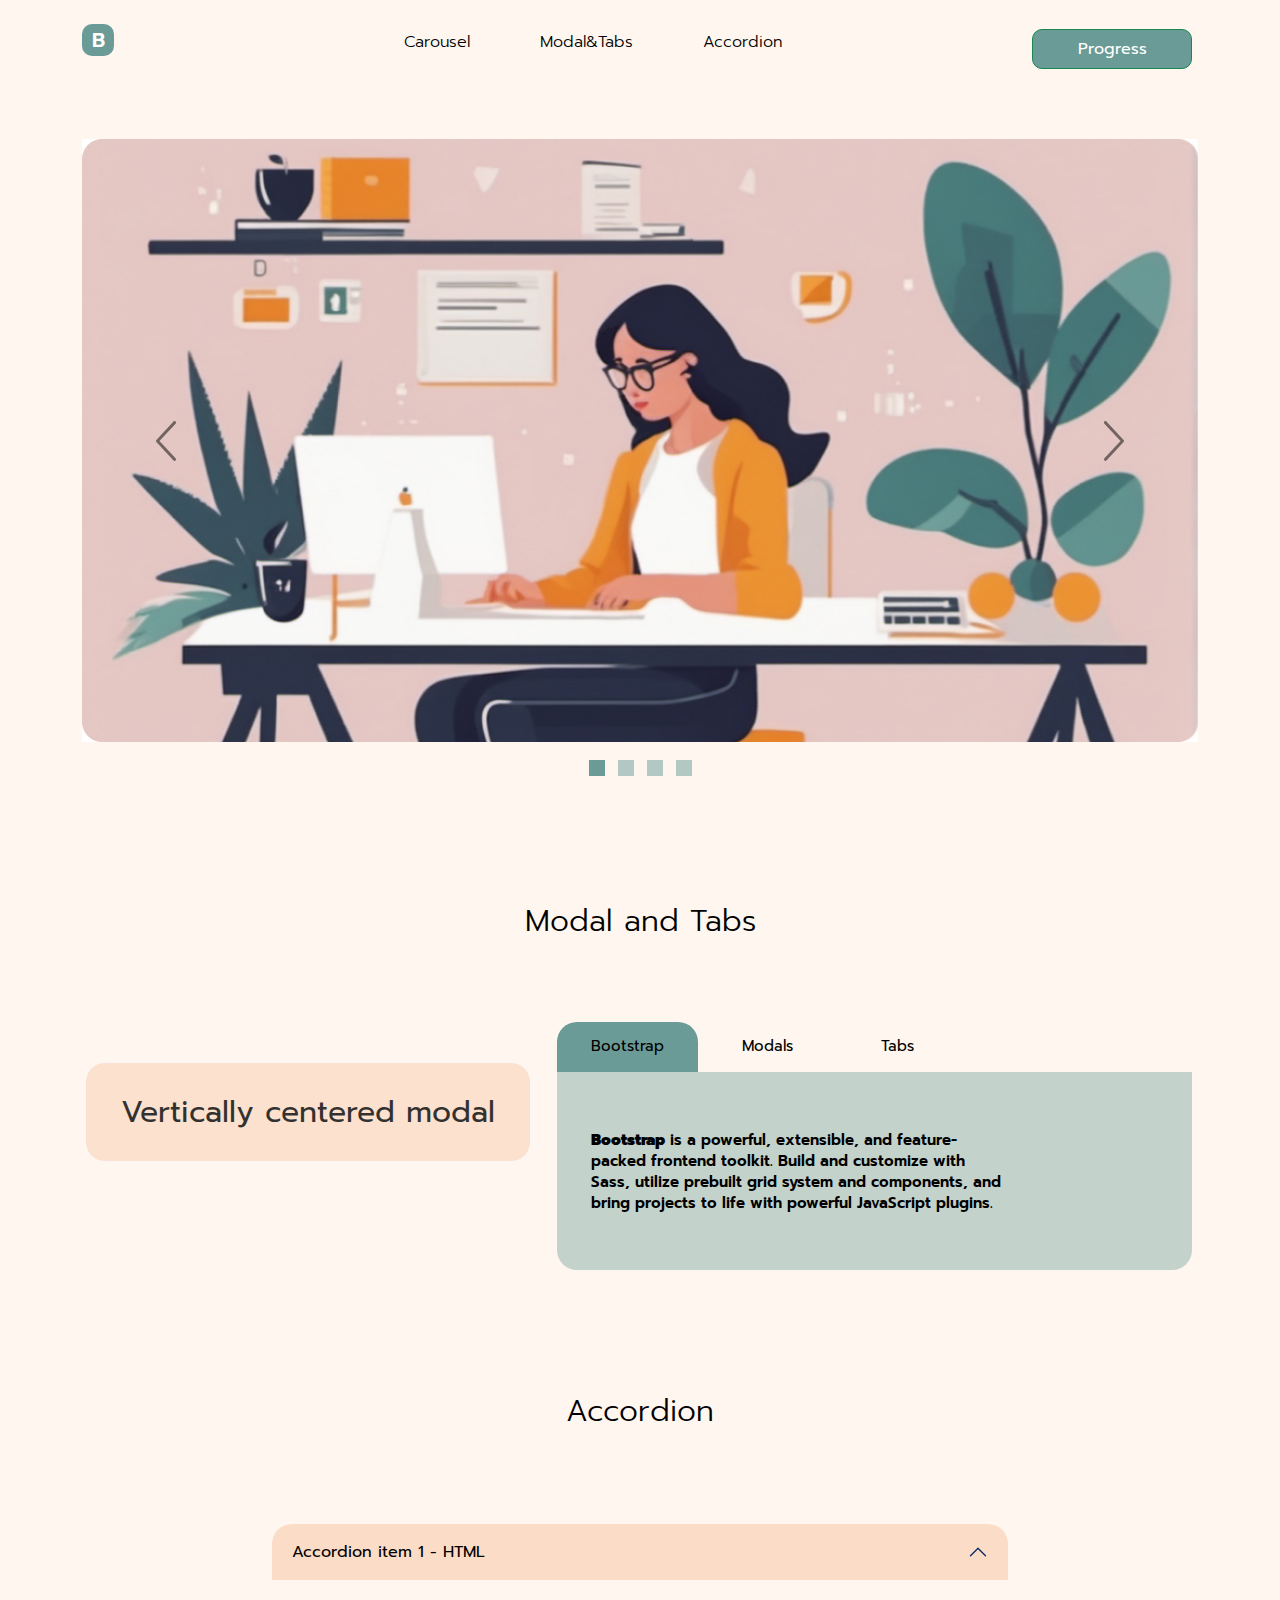
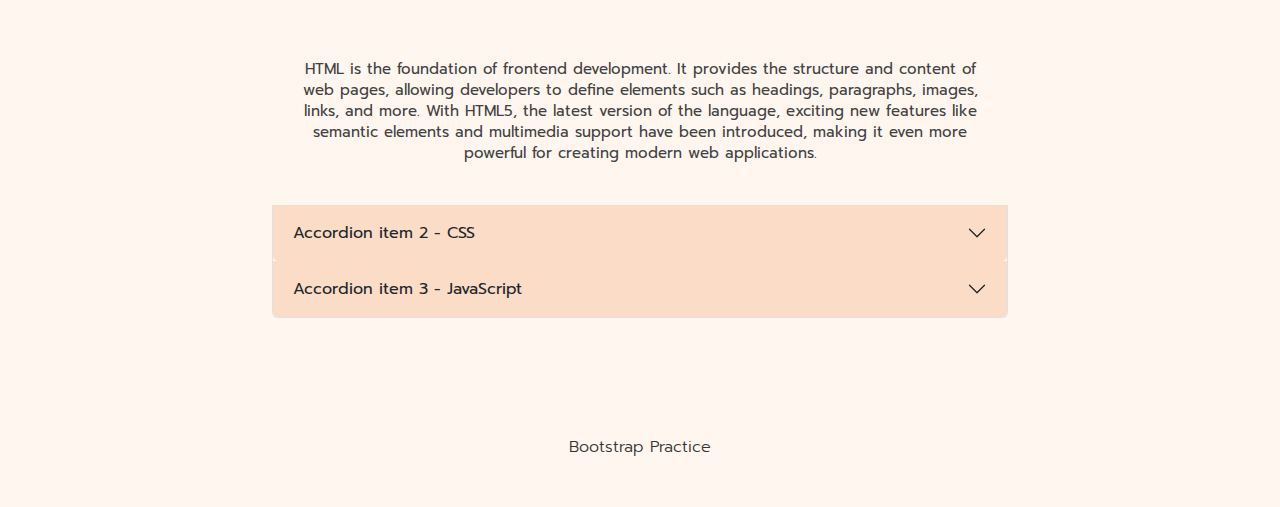
<file: index.html>
<!DOCTYPE html>
<html lang="en">
<head>
    <meta charset="UTF-8">
    <meta name="viewport" content="width=device-width, initial-scale=1.0">
    <title>Верстка макета</title>
    <link rel="stylesheet" href="css/libraries/bootstrap.min.css">
    <link rel="stylesheet" href="./css/main_1.css">
    <script defer src="js/libraries/bootstrap.bundle.min.js"></script>
    
    

</head>
<body>
    <header class="header">
        <div class="container">
            <div class="row justify-content-betwen">
                <div class="col-xl-1 col-md-1">
                    <a class="logo" href="#">B</a>
                </div>
                
                <div class="col-xl-9 col-md-8 menu">
                    <a class="menu wrapper" href="#offer-section">Carousel</a> 
                    <a class="menu wrapper" href="#modal-section">Modal&Tabs</a>
                    <a class="menu wrapper" href="#accordion-section">Accordion</a>
                </div>
               
                <div class="col-xl-2 col-md-1">
                    <button class="btn btn-outline-success button" type="submit">Progress</button>
                </div>
                
            </div>
        </div>
    </header>
                
    <section class="offer-section" id="offer-section">
        <div class="container">
            <div class="row ">
                <div class="col-xl-12 col-md-12 carousel-block">
                    <div id="carouselExampleIndicators" class="carousel slide carousel-fade">
                        <div class="carousel-indicators">
                          <button type="button" data-bs-target="#carouselExampleIndicators" data-bs-slide-to="0" class="active" aria-current="true" aria-label="Slide 1"></button>
                          <button type="button" data-bs-target="#carouselExampleIndicators" data-bs-slide-to="1" aria-label="Slide 2"></button>
                          <button type="button" data-bs-target="#carouselExampleIndicators" data-bs-slide-to="2" aria-label="Slide 3"></button>
                          <button type="button" data-bs-target="#carouselExampleIndicators" data-bs-slide-to="3" aria-label="Slide 4"></button>
                        </div>
                        <div class="carousel-inner slider-wrapper">
                          <div class="carousel-item active">
                             <img src="img/slide1.jpg" class="d-block w-100" alt="...">
                          </div>
                          <div class="carousel-item">
                            <img src="img/slide2.jpg" class="d-block w-100" alt="...">
                          </div>
                          <div class="carousel-item">
                            <img src="img/slide3.jpg" class="d-block w-100" alt="...">
                          </div>
                          <div class="carousel-item">
                            <img src="img/slide4.jpg" class="d-block w-100" alt="...">
                          </div>
                        </div>
                        <button class="carousel-control-prev" type="button" data-bs-target="#carouselExampleIndicators" data-bs-slide="prev">
                            <img src="./img/ChevronLeft.svg" class="d-block" alt="...">
                        </button>
                        <button class="carousel-control-next" type="button" data-bs-target="#carouselExampleIndicators" data-bs-slide="next">
                            <img src="./img/ChevronRight.svg" class="d-block" alt="...">
                        </button>
                    </div>
                </div>
            </div>
        </div>
    </section>
                            
    <section class="modal-section" id="modal-section">
        <div class="container">
            <div class="row">
                <div class="col-xl-12 col-md-12 modal-wrapper">
                    <h2 class="">Modal and Tabs</h2>
                </div>
                <div class="col-xl-5 col-md-12 d-flex align-items-center justify-content-center mb-md-3">
                        <!-- Button trigger modal -->
                      <button type="button" class="btn btn-light mb-md-3" data-bs-toggle="modal" data-bs-target="#exampleModal">
                        Vertically centered modal
                      </button>
  
                    <!-- Modal -->
                    <div class="modal fade" id="exampleModal" tabindex="-1" aria-labelledby="exampleModalLabel" aria-hidden="true">
                        <div class="modal-dialog modal-dialog-centered d-flex justify-content-center">
                            <div class="modal-content col-xl-5 col-md-10">
                                <div class="modal-header">
                                    <h4>Modal window</h4>
                                    <button type="button" class="btn-close" data-bs-dismiss="modal" aria-label="Close" style="margin-right: 30px;"></button>
                                </div>
                                <div class="modal-body">
                                    <p>Welcome to the Bootstrap Showcase!  We are thrilled <br> to present to you the power and versatility  of <br> Bootstrap - the leading front-end framework for web <br> development. With Bootstrap, creating stunning <br> and responsive websites has never been easier.</p>
                                </div>
                            </div>
                        </div>
                    </div>
                </div>
                <div class="col-xl-7 col-md-11 tabl-wrapper">
                    <ul class="nav nav-pills mb-3" id="pills-tab" role="tablist">
                        <li class="nav-item" role="presentation">
                          <button class="nav-link active" id="pills-home-tab" data-bs-toggle="pill" data-bs-target="#pills-home" type="button" role="tab" aria-controls="pills-home" aria-selected="true">Bootstrap</button>
                        </li>
                        <li class="nav-item" role="presentation">
                          <button class="nav-link" id="pills-profile-tab" data-bs-toggle="pill" data-bs-target="#pills-profile" type="button" role="tab" aria-controls="pills-profile" aria-selected="false">Modals</button>
                        </li>
                        <li class="nav-item" role="presentation">
                          <button class="nav-link" id="pills-contact-tab" data-bs-toggle="pill" data-bs-target="#pills-contact" type="button" role="tab" aria-controls="pills-contact" aria-selected="false">Tabs</button>
                        </li>
                    </ul>
                    <div class="tab-content" id="pills-tabContent">
                        <div class="tab-pane fade show active" id="pills-home" role="tabpanel" aria-labelledby="pills-home-tab" tabindex="0"> <b>Bootstrap</b>  is a powerful, extensible, and feature-packed frontend toolkit. Build and customize with Sass, utilize prebuilt grid system and components, and bring projects to life with powerful JavaScript plugins.</div>
                        <div class="tab-pane fade" id="pills-profile" role="tabpanel" aria-labelledby="pills-profile-tab" tabindex="0"><b>Modals</b> are built with HTML, CSS, and JavaScript. They’re positioned over everything else in the document and remove scroll from the so that modal content scrolls instead.</div>
                        <div class="tab-pane fade" id="pills-contact" role="tabpanel" aria-labelledby="pills-contact-tab" tabindex="0"><b>Tabs</b> refer to small clickable or touchable elements in a graphical user interface (GUI) that allow users to navigate between different sections or pages within an application or a website.</div>
                        
                    </div>
                    
                </div>
            </div>
        </div>
    </section>
    
    <section class="accordion-section" id="accordion-section">
        <div class="container">
            <div class="row">
                <div class="col-xl-12 col-md-12 d-flex justify-content-center">
                    <h2 class="accordion-title">Accordion</h2>
                </div>
                <div class="col-xl-8 col-md-12 accordion-menu d-flex justify-content-center">
                    <div class="accordion col-xl-12 col-md-12" id="accordionPanelsStayOpenExample">
                        <div class="accordion-item">
                            
                                <button class="accordion-button" type="button" data-bs-toggle="collapse"           data-bs-target="#panelsStayOpen-collapseOne" aria-expanded="true" aria-controls="panelsStayOpen-collapseOne">
                                   Accordion item 1 - HTML
                                </button>
                            
                            <div id="panelsStayOpen-collapseOne" class="accordion-collapse collapse show">
                                <div class="accordion-body">
                                    <p>HTML is the foundation of frontend development. It provides the structure and content of web pages, allowing developers to define elements such as headings, paragraphs, images, links, and more. With HTML5, the latest version of the language, exciting new features like semantic elements and multimedia support have been introduced, making it even more powerful for creating modern web applications.</p>
                                </div>
                            </div>
                        </div>
                        <div class="accordion-item">
                             
                            <button class="accordion-button collapsed" type="button" data-bs-toggle="collapse" data-bs-target="#panelsStayOpen-collapseTwo" aria-expanded="false" aria-controls="panelsStayOpen-collapseTwo">
                                Accordion item 2 - CSS
                            </button>
                            
                            <div id="panelsStayOpen-collapseTwo" class="accordion-collapse collapse">
                                <div class="accordion-body">
                                    <p>CSS is responsible for the presentation and styling of web pages. It enables developers to control the layout, colors, fonts, and overall appearance of the content defined in HTML. With CSS3, advanced features like animations, transitions, and responsive design can be implemented, ensuring a visually appealing and interactive user experience across various devices.</p>
                                </div>
                            </div>
                                <button class="accordion-button collapsed" type="button" data-bs-toggle="collapse"                                   data-bs-target="#panelsStayOpen-collapseThree" aria-expanded="false" aria-controls="panelsStayOpen-collapseThree">
                                    Accordion item 3 - JavaScript
                                </button>
                            <div id="panelsStayOpen-collapseThree" class="accordion-collapse collapse">
                                <div class="accordion-body">
                                    <p>JavaScript is a versatile programming language that brings interactivity and dynamic functionality to frontend development. With JavaScript, developers can add event handling, perform DOM manipulation, and create complex interactions, making web pages more engaging and user-friendly. Additionally, frameworks like React, Angular, and Vue.js have gained popularity, simplifying the development of interactive and scalable frontend applications.</p>
                                </div>
                            </div>
                        </div>
                    </div>   
                </div>
            </div>
        </div>
    </section>
                            
    <footer class="footer-section">
        <div class="container">
            <div class="row centered">
                <div class="col-xl-12 col-md-12">
                    <h6>Bootstrap Practice</h6>
                </div>
            </div>
        </div>
    </footer>

           
    
    
</body>

</html>
</file>
<file: css/main_1.css>
@import url('https://fonts.googleapis.com/css2?family=Dancing+Script&family=Prompt:ital,wght@0,100;0,200;0,300;0,400;0,500;0,600;0,700;0,800;0,900;1,100;1,200;1,300;1,400;1,500;1,600;1,700;1,800;1,900&display=swap');

body {
    background: #FFF6EF;
    font-family: 'Prompt', sans-serif;
    font-weight: 300;
    font-size: 16px;
    color: #555;

    -webkit-font-smoothing: antialiased;
    -webkit-overflov-scrolling: touch;

    margin-top: 10px;
}
    
h1, h2, h3, h4, h5, h6 {
    font-family: "Prompt";
    font-weight: 300;
    color: #333;
}

p {
    line-height: 28px;
    margin-bottom: 25px;
}

.centred {
    text-align: center;
}

a {
    color: #000;
}

a:hover, a:focus {
    color: #7b7b7b;
    text-decoration: none;
    outline: 0;
}

.logo {
    width: 32px;
    height: 32px;
    display: inline-flex;
    padding: 2px 9px;
    justify-content: center;
    align-items: center;
    border-radius: 10px;
    background: #6A9B96;
    margin-top: 14px;
    color: #FFF;
    text-align: center;
    font-size: 20px;
    font-style: normal;
    font-weight: 600;
    line-height: 28px;
    text-decoration: none;
}
    
.menu {
   display: flex;
   justify-content: center;
   text-decoration: none;
   gap: 70px;
   margin-top: 10px;
}

.button {
    display: flex;
    width: 160px;
    height: 40px;
    padding: 9px 15px;
    justify-content: center;
    align-items: center;
    gap: 10px;
    flex-shrink: 0;
    border-radius: 10px;
    background: #6A9B96;
    margin-top: 19px;
    color: var(--white, #FFF);
    font-size: 16px;
    font-style: normal;
    font-weight: 400;
    line-height: 22px;
}

.carousel-block {
    margin-top: 70px;
    padding-bottom: 158px;
    
}

.carousel-indicators {
    bottom: -50px;
    gap: 7px;
}
    
.carousel-indicators [data-bs-target] {
   background-color: #6A9B96;
   width: 16px;
   height: 16px;
   border: none;
}
   
.modal-section {
    padding-bottom: 120px;
}
   
h2 {
   text-align: center;
   color: #000;
   font-size: 30px;
   font-style: normal;
   line-height: 42px;
   margin-bottom: 75px;
}
   
.btn-light {
   width: 446px;
   height: 100px;
   flex-shrink: 0;
   border-radius: 20px;
   opacity: 0.8;
}
   
.btn-light, .btn-light:visited {
   background: #FBDCC7! important;
}
   
button.btn.btn-light {
   color: #000;
   text-align: center;
   font-size: 30px;
   font-style: normal;
   font-weight: 400;
   line-height: 42px;
}
   
.modal-header {
   border-bottom: none;
   padding: 0 0;
   margin-right: 30px;
}

.modal-header .btn-close {
    margin: 0 0;
}

.modal-body {
    padding: 0 0;
}

h4 {
    color: #424242;
    margin: 0 auto;
    font-size: 30px;
    font-style: normal;
    font-weight: 400;
    line-height: 42px;
    padding-top: 40px;
}

p {
    color: #424242;
    text-align: center;
    font-size: 15px;
    font-style: normal;
    font-weight: 400;
    line-height: 21px;
    margin-top: 63px; 
}
  
 

    
.modal-content {
    width: 630px;
    height: 350px;
    border-radius: 20px;
    background: #FFF;
   
}

.modal-text {
    text-align: center;
    color: #424242;
    font-size: 15px;
    font-style: normal;
    font-weight: 400;
    line-height: 21px;
    margin-top: 63px;
    
}
    
.tabl-wrapper {
    margin: 0 auto;
    margin-top: 5px;
}

.nav-pills .nav-link.active {
    height: 50px;
    padding: 14px 34px 15px 34px;
    justify-content: center;
    align-items: center;
    flex-shrink: 0;
    border-radius: 20px 20px 0px 0px;
    background: #6A9B96;
    color: #000;
    text-align: center;
    font-size: 15px;
    font-style: normal;
    font-weight: 400;
    line-height: 21px;
}
    
.nav-link {
    height: 50px;
    padding: 14px 44px 15px 44px;
    justify-content: center;
    align-items: center;
    flex-shrink: 0;
    border-radius: 20px 20px 0px 0px;
    color: #000;
    text-align: center;
    font-size: 15px;
    font-style: normal;
    font-weight: 400;
    line-height: 21px;
}

.tab-content {
    width: 635px;
    height: 198px;
    border-radius: 0px 0px 20px 20px;
    background: #C3D2CB;
    margin-top: -16px;
}
    
.tab-pane {
    width: 485px;
    color: #000;
    font-size: 15px;
    font-style: normal;
    font-weight: 600;
    line-height: 21px;
    padding: 34px;
    padding-top: 58px;
}

.accordion-title {
    margin: 0 auto;
    margin-bottom: 92px;
}

.accordion-button {
    background: #FBDCC7;
}
    
.accordion-button:not(.collapsed) {
    color: #000;
    background-color: #FBDCC7;
    border: #C3D2CB;
    box-shadow: none;
}
    
.accordion-menu {
    --bs-accordion-border-color: none;
    border: inherit;
    margin: 0 auto;
}
    
.accordion-item {
    background-color: #FFF6EF;
}

.accordion-item:first-of-type {
    border: none;
}
    
.accordion-content {
    margin: 0 auto;
    margin-top: 92px;  
}
    
.accordion-body {
    color: #000;
    font-size: 14px;
    font-style: normal;
    font-weight: 300;
    line-height: 21px;
    
}
    
.accordion-item:first-of-type .accordion-button {
    border-radius: 20px 20px 0px 0px;
    box-shadow: none;
    
}
    
.footer-section {
    display: flex;
    text-align: center;
    height: 69px;
    margin-top: 120px;
}
    
@media (min-width: 1400px) {
    .container, .container-lg, .container-md, .container-sm, .container-xl, .container-xxl {
        max-width: 1110px;
}
}

@media (min-width: 768px) {
.mb-md-3 {
    margin-bottom: 2rem!important;
}
}
</file>
